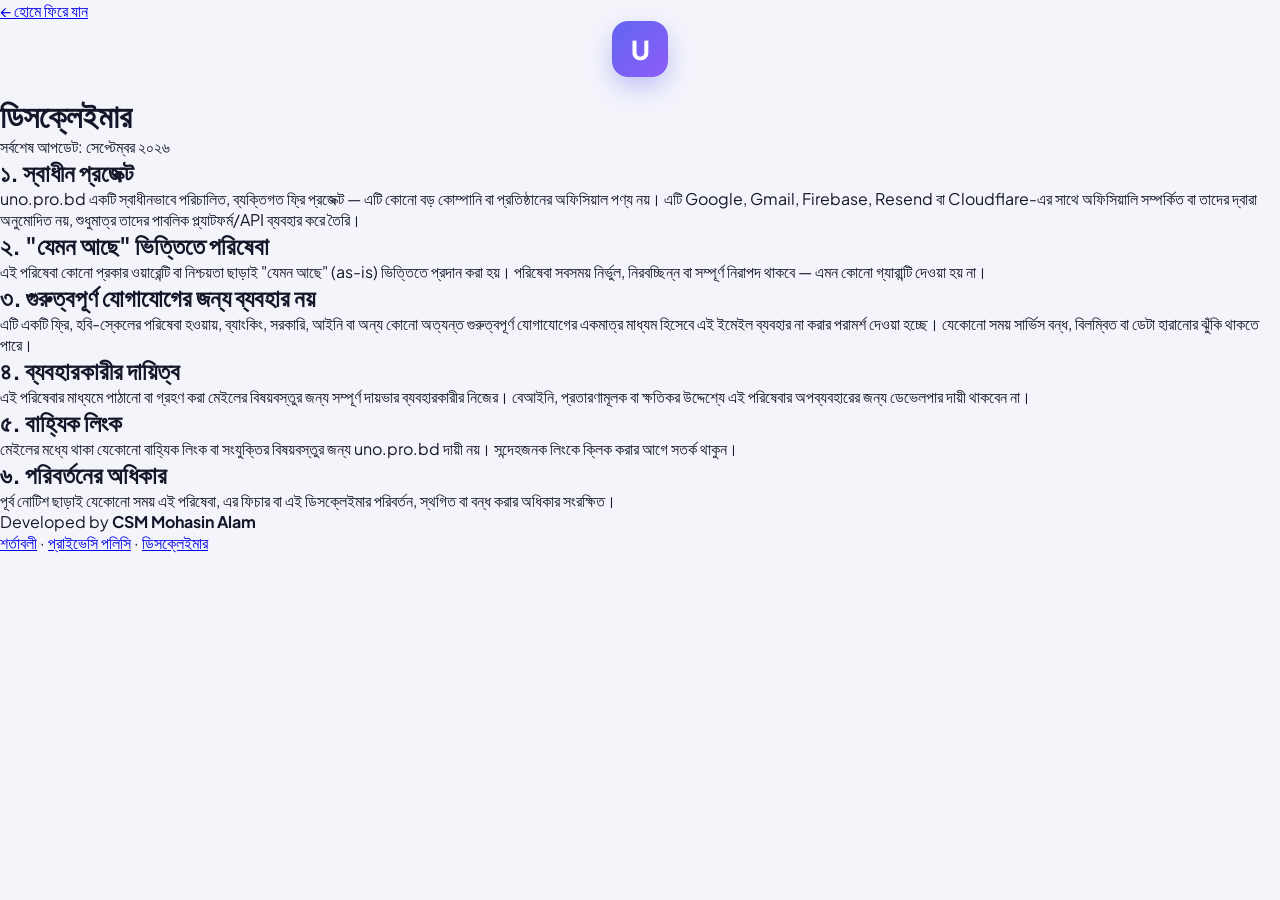
<file: disclaimer.html>
<!DOCTYPE html>
<html lang="bn">
<head>
<meta charset="UTF-8" />
<meta name="viewport" content="width=device-width, initial-scale=1.0, viewport-fit=cover" />
<title>ডিসক্লেইমার — uno.pro.bd Mail</title>
<link rel="preconnect" href="https://fonts.googleapis.com">
<link rel="preconnect" href="https://fonts.gstatic.com" crossorigin>
<link href="https://fonts.googleapis.com/css2?family=Plus+Jakarta+Sans:wght@400;500;600;700;800&display=swap" rel="stylesheet">
<link rel="stylesheet" href="style.css" />
</head>
<body>
  <div class="legal-page">
    <div class="legal-card">
      <a class="back-link" href="index.html">&larr; হোমে ফিরে যান</a>
      <div class="brand-mark">U</div>
      <h1>ডিসক্লেইমার</h1>
      <p class="legal-updated">সর্বশেষ আপডেট: সেপ্টেম্বর ২০২৬</p>

      <h2>১. স্বাধীন প্রজেক্ট</h2>
      <p>uno.pro.bd একটি স্বাধীনভাবে পরিচালিত, ব্যক্তিগত ফ্রি প্রজেক্ট — এটি কোনো বড় কোম্পানি বা প্রতিষ্ঠানের অফিসিয়াল পণ্য নয়। এটি Google, Gmail, Firebase, Resend বা Cloudflare-এর সাথে অফিসিয়ালি সম্পর্কিত বা তাদের দ্বারা অনুমোদিত নয়, শুধুমাত্র তাদের পাবলিক প্ল্যাটফর্ম/API ব্যবহার করে তৈরি।</p>

      <h2>২. "যেমন আছে" ভিত্তিতে পরিষেবা</h2>
      <p>এই পরিষেবা কোনো প্রকার ওয়ারেন্টি বা নিশ্চয়তা ছাড়াই "যেমন আছে" (as-is) ভিত্তিতে প্রদান করা হয়। পরিষেবা সবসময় নির্ভুল, নিরবচ্ছিন্ন বা সম্পূর্ণ নিরাপদ থাকবে — এমন কোনো গ্যারান্টি দেওয়া হয় না।</p>

      <h2>৩. গুরুত্বপূর্ণ যোগাযোগের জন্য ব্যবহার নয়</h2>
      <p>এটি একটি ফ্রি, হবি-স্কেলের পরিষেবা হওয়ায়, ব্যাংকিং, সরকারি, আইনি বা অন্য কোনো অত্যন্ত গুরুত্বপূর্ণ যোগাযোগের একমাত্র মাধ্যম হিসেবে এই ইমেইল ব্যবহার না করার পরামর্শ দেওয়া হচ্ছে। যেকোনো সময় সার্ভিস বন্ধ, বিলম্বিত বা ডেটা হারানোর ঝুঁকি থাকতে পারে।</p>

      <h2>৪. ব্যবহারকারীর দায়িত্ব</h2>
      <p>এই পরিষেবার মাধ্যমে পাঠানো বা গ্রহণ করা মেইলের বিষয়বস্তুর জন্য সম্পূর্ণ দায়ভার ব্যবহারকারীর নিজের। বেআইনি, প্রতারণামূলক বা ক্ষতিকর উদ্দেশ্যে এই পরিষেবার অপব্যবহারের জন্য ডেভেলপার দায়ী থাকবেন না।</p>

      <h2>৫. বাহ্যিক লিংক</h2>
      <p>মেইলের মধ্যে থাকা যেকোনো বাহ্যিক লিংক বা সংযুক্তির বিষয়বস্তুর জন্য uno.pro.bd দায়ী নয়। সন্দেহজনক লিংকে ক্লিক করার আগে সতর্ক থাকুন।</p>

      <h2>৬. পরিবর্তনের অধিকার</h2>
      <p>পূর্ব নোটিশ ছাড়াই যেকোনো সময় এই পরিষেবা, এর ফিচার বা এই ডিসক্লেইমার পরিবর্তন, স্থগিত বা বন্ধ করার অধিকার সংরক্ষিত।</p>

      <div class="landing-footer">
        <p class="dev-credit">Developed by <strong>CSM Mohasin Alam</strong></p>
        <nav class="footer-links">
          <a href="terms.html">শর্তাবলী</a>
          <span>·</span>
          <a href="privacy.html">প্রাইভেসি পলিসি</a>
          <span>·</span>
          <a href="disclaimer.html">ডিসক্লেইমার</a>
        </nav>
      </div>
    </div>
  </div>
</body>
</html>
</file>
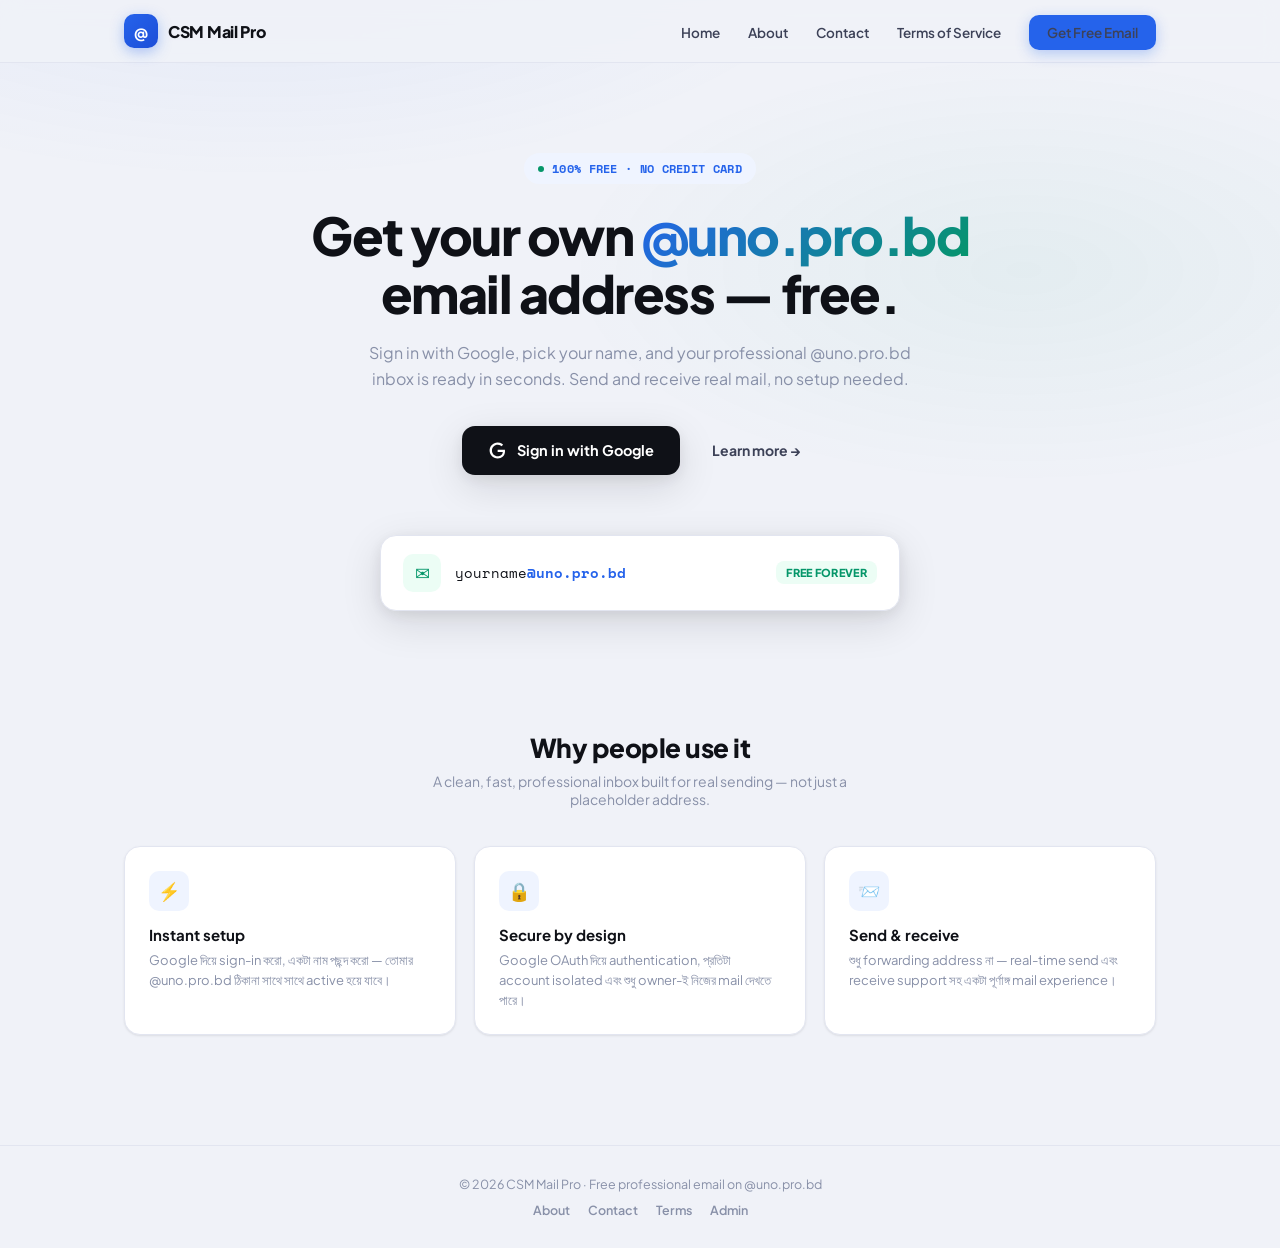
<file: landing.html>
<!DOCTYPE html>
<html lang="bn">
<head>
<meta charset="UTF-8">
<meta name="viewport" content="width=device-width, initial-scale=1.0">
<title>Free @uno.pro.bd Email — CSM Mail Pro</title>
<meta name="description" content="Get your free professional @uno.pro.bd email address. Sign in with Google and start sending in seconds.">
<link rel="preconnect" href="https://fonts.googleapis.com">
<link href="https://fonts.googleapis.com/css2?family=Plus+Jakarta+Sans:wght@300;400;500;600;700;800&family=Space+Mono:wght@400;700&display=swap" rel="stylesheet">
<style>
*,*::before,*::after{box-sizing:border-box;margin:0;padding:0}
:root{
  --bg:#f0f2f8;--surface:#ffffff;--surface-2:#f7f8fc;--surface-3:#eef0f8;
  --border:#e2e5f0;--border-2:#d0d4e8;
  --ink:#0f1117;--ink-2:#3d4258;--ink-3:#8890a8;--ink-4:#b8bdd0;
  --blue:#2563eb;--blue-light:#eff4ff;--blue-glow:rgba(37,99,235,.15);
  --green:#059669;--green-light:#ecfdf5;
  --shadow-sm:0 1px 3px rgba(15,17,23,.06),0 1px 2px rgba(15,17,23,.04);
  --shadow-md:0 4px 16px rgba(15,17,23,.08),0 2px 6px rgba(15,17,23,.05);
  --shadow-lg:0 12px 40px rgba(15,17,23,.12),0 4px 16px rgba(15,17,23,.08);
  --font-display:'Plus Jakarta Sans',sans-serif;--font-mono:'Space Mono',monospace;
}
html{font-size:15px;scroll-behavior:smooth}
body{background:var(--bg);color:var(--ink);font-family:var(--font-display);min-height:100vh}
body::before{content:'';position:fixed;inset:0;z-index:0;pointer-events:none;
  background:radial-gradient(ellipse 80% 50% at 20% -10%,rgba(37,99,235,.07) 0%,transparent 60%),
             radial-gradient(ellipse 60% 40% at 80% 30%,rgba(5,150,105,.05) 0%,transparent 60%);}

/* ── Nav ── */
header{position:sticky;top:0;z-index:50;background:rgba(240,242,248,.85);backdrop-filter:blur(10px);border-bottom:1px solid var(--border)}
nav{max-width:1080px;margin:0 auto;display:flex;align-items:center;justify-content:space-between;padding:14px 24px}
.brand{display:flex;align-items:center;gap:10px;font-weight:800;font-size:16px;letter-spacing:-.3px}
.brand-icon{width:34px;height:34px;border-radius:10px;background:linear-gradient(135deg,#2563eb,#1d4ed8);display:flex;align-items:center;justify-content:center;color:#fff;font-size:15px;box-shadow:0 4px 14px rgba(37,99,235,.35)}
.menu{display:flex;align-items:center;gap:28px;list-style:none}
.menu a{color:var(--ink-2);text-decoration:none;font-size:13.5px;font-weight:600}
.menu a:hover{color:var(--blue)}
.nav-cta{background:var(--blue);color:#fff;padding:9px 18px;border-radius:10px;font-size:13px;font-weight:700;text-decoration:none;box-shadow:0 4px 14px rgba(37,99,235,.3)}
.menu-toggle{display:none;background:none;border:none;font-size:22px;cursor:pointer;color:var(--ink)}
@media(max-width:720px){
  .menu{position:fixed;top:62px;left:0;right:0;background:var(--surface);flex-direction:column;align-items:flex-start;
    padding:18px 24px;gap:16px;border-bottom:1px solid var(--border);box-shadow:var(--shadow-md);display:none}
  .menu.open{display:flex}
  .menu-toggle{display:block}
}

/* ── Hero ── */
.hero{position:relative;z-index:1;max-width:780px;margin:0 auto;text-align:center;padding:90px 24px 60px}
.eyebrow{display:inline-flex;align-items:center;gap:8px;background:var(--blue-light);color:var(--blue);font-size:12px;font-weight:700;
  padding:7px 14px;border-radius:99px;margin-bottom:22px;font-family:var(--font-mono);letter-spacing:.3px}
.eyebrow .dot{width:6px;height:6px;border-radius:50%;background:var(--green);animation:pulse 1.6s infinite}
@keyframes pulse{0%,100%{opacity:1}50%{opacity:.3}}
h1{font-size:clamp(32px,6vw,52px);font-weight:800;letter-spacing:-1.5px;line-height:1.12;margin-bottom:18px}
h1 .grad{background:linear-gradient(135deg,#2563eb,#059669);-webkit-background-clip:text;background-clip:text;color:transparent}
.hero p.lead{font-size:16px;color:var(--ink-3);line-height:1.6;max-width:560px;margin:0 auto 34px}
.hero-actions{display:flex;align-items:center;justify-content:center;gap:14px;flex-wrap:wrap}
.btn-primary{display:inline-flex;align-items:center;gap:10px;background:var(--ink);color:#fff;padding:15px 26px;border-radius:13px;
  font-weight:700;font-size:14.5px;text-decoration:none;box-shadow:var(--shadow-lg);transition:transform .15s}
.btn-primary:hover{transform:translateY(-2px)}
.btn-primary svg{width:19px;height:19px}
.btn-secondary{display:inline-flex;align-items:center;color:var(--ink-2);padding:15px 18px;font-weight:700;font-size:14px;text-decoration:none}
.btn-secondary:hover{color:var(--blue)}

/* ── domain showcase ── */
.domain-card{position:relative;z-index:1;max-width:520px;margin:0 auto 70px;background:var(--surface);border:1px solid var(--border);
  border-radius:16px;box-shadow:var(--shadow-lg);padding:18px 22px;display:flex;align-items:center;gap:14px}
.domain-card .ic{width:38px;height:38px;border-radius:10px;background:var(--green-light);display:flex;align-items:center;justify-content:center;flex-shrink:0;color:var(--green);font-size:18px}
.domain-card .txt{font-family:var(--font-mono);font-size:14px}
.domain-card .txt b{color:var(--blue)}
.domain-card .free-tag{margin-left:auto;background:var(--green-light);color:var(--green);font-size:11px;font-weight:800;padding:5px 10px;border-radius:8px;letter-spacing:.3px}

/* ── features ── */
.section{position:relative;z-index:1;max-width:1080px;margin:0 auto;padding:50px 24px}
.section-h{font-size:26px;font-weight:800;letter-spacing:-.5px;margin-bottom:8px;text-align:center}
.section-sub{color:var(--ink-3);font-size:14px;text-align:center;max-width:480px;margin:0 auto 38px}
.grid3{display:grid;grid-template-columns:repeat(3,1fr);gap:18px}
@media(max-width:760px){.grid3{grid-template-columns:1fr}}
.feature{background:var(--surface);border:1px solid var(--border);border-radius:16px;padding:24px;box-shadow:var(--shadow-sm)}
.feature .ic{width:40px;height:40px;border-radius:10px;background:var(--blue-light);color:var(--blue);display:flex;align-items:center;justify-content:center;font-size:18px;margin-bottom:14px}
.feature h3{font-size:15px;font-weight:700;margin-bottom:6px}
.feature p{font-size:13px;color:var(--ink-3);line-height:1.55}

/* ── content pages (about/contact/terms) ── */
.page{display:none}
.page.active{display:block}
.page-card{background:var(--surface);border:1px solid var(--border);border-radius:18px;box-shadow:var(--shadow-md);padding:38px 34px;max-width:760px;margin:0 auto}
.page-card h2{font-size:24px;font-weight:800;letter-spacing:-.5px;margin-bottom:6px}
.page-card .tag{font-family:var(--font-mono);font-size:11.5px;color:var(--ink-3);text-transform:uppercase;letter-spacing:1px;margin-bottom:22px;display:block}
.page-card h3{font-size:15px;font-weight:700;margin:22px 0 8px}
.page-card p{font-size:14px;color:var(--ink-2);line-height:1.7;margin-bottom:10px}
.page-card ul{margin:8px 0 14px 20px}
.page-card li{font-size:14px;color:var(--ink-2);line-height:1.7;margin-bottom:4px}
.contact-grid{display:grid;grid-template-columns:1fr 1fr;gap:14px;margin-top:18px}
@media(max-width:560px){.contact-grid{grid-template-columns:1fr}}
.contact-item{background:var(--surface-2);border:1px solid var(--border);border-radius:12px;padding:16px}
.contact-item .lbl{font-size:11px;color:var(--ink-3);font-weight:700;text-transform:uppercase;letter-spacing:.5px;margin-bottom:4px}
.contact-item .val{font-size:14px;font-weight:600;color:var(--ink)}
.back-link{display:inline-block;margin-bottom:18px;color:var(--blue);font-size:13px;font-weight:700;text-decoration:none}

/* ── footer ── */
footer{position:relative;z-index:1;border-top:1px solid var(--border);margin-top:60px;padding:30px 24px;text-align:center}
footer p{font-size:12.5px;color:var(--ink-3)}
footer .flinks{display:flex;gap:18px;justify-content:center;margin-top:10px}
footer .flinks a{color:var(--ink-3);font-size:12.5px;text-decoration:none;font-weight:600}
footer .flinks a:hover{color:var(--blue)}
</style>
</head>
<body>

<header>
  <nav>
    <div class="brand">
      <div class="brand-icon">@</div>
      <span>CSM Mail Pro</span>
    </div>
    <ul class="menu" id="menu">
      <li><a href="#" onclick="showPage('home');return false;">Home</a></li>
      <li><a href="#" onclick="showPage('about');return false;">About</a></li>
      <li><a href="#" onclick="showPage('contact');return false;">Contact</a></li>
      <li><a href="#" onclick="showPage('terms');return false;">Terms of Service</a></li>
      <li><a class="nav-cta" href="register.html">Get Free Email</a></li>
    </ul>
    <button class="menu-toggle" onclick="document.getElementById('menu').classList.toggle('open')">☰</button>
  </nav>
</header>

<!-- ═══════ HOME ═══════ -->
<div class="page active" id="page-home">
  <div class="hero">
    <div class="eyebrow"><span class="dot"></span> 100% FREE · NO CREDIT CARD</div>
    <h1>Get your own <span class="grad">@uno.pro.bd</span><br>email address — free.</h1>
    <p class="lead">Sign in with Google, pick your name, and your professional @uno.pro.bd inbox is ready in seconds. Send and receive real mail, no setup needed.</p>
    <div class="hero-actions">
      <a class="btn-primary" href="register.html">
        <svg viewBox="0 0 24 24"><path fill="#fff" d="M21.35 11.1h-9.17v2.73h6.51c-.33 3.81-3.5 5.44-6.5 5.44C8.36 19.27 5 16.25 5 12c0-4.1 3.2-7.27 7.2-7.27 3.09 0 4.9 1.97 4.9 1.97L19 4.72S16.56 2 12.1 2C6.42 2 2.03 6.8 2.03 12c0 5.05 4.13 10 10.22 10 5.35 0 9.25-3.67 9.25-9.09 0-1.15-.15-1.81-.15-1.81Z"/></svg>
        Sign in with Google
      </a>
      <a class="btn-secondary" href="#" onclick="showPage('about');return false;">Learn more →</a>
    </div>
  </div>

  <div class="domain-card">
    <div class="ic">✉</div>
    <div class="txt">yourname<b>@uno.pro.bd</b></div>
    <div class="free-tag">FREE FOREVER</div>
  </div>

  <div class="section">
    <div class="section-h">Why people use it</div>
    <div class="section-sub">A clean, fast, professional inbox built for real sending — not just a placeholder address.</div>
    <div class="grid3">
      <div class="feature">
        <div class="ic">⚡</div>
        <h3>Instant setup</h3>
        <p>Google দিয়ে sign-in করো, একটা নাম পছন্দ করো — তোমার @uno.pro.bd ঠিকানা সাথে সাথে active হয়ে যাবে।</p>
      </div>
      <div class="feature">
        <div class="ic">🔒</div>
        <h3>Secure by design</h3>
        <p>Google OAuth দিয়ে authentication, প্রতিটা account isolated এবং শুধু owner-ই নিজের mail দেখতে পারে।</p>
      </div>
      <div class="feature">
        <div class="ic">📨</div>
        <h3>Send & receive</h3>
        <p>শুধু forwarding address না — real-time send এবং receive support সহ একটা পূর্ণাঙ্গ mail experience।</p>
      </div>
    </div>
  </div>
</div>

<!-- ═══════ ABOUT ═══════ -->
<div class="page" id="page-about">
  <div class="section">
    <div class="page-card">
      <a class="back-link" href="#" onclick="showPage('home');return false;">← Back to home</a>
      <span class="tag">About</span>
      <h2>About CSM Mail Pro</h2>
      <p>CSM Mail Pro হলো একটা lightweight email identity ও broadcasting platform, যেটা যে কাউকে একটা ফ্রি, প্রফেশনাল <b>@uno.pro.bd</b> email address দেয় — কোনো খরচ ছাড়াই, কোনো credit card ছাড়াই।</p>
      <p>আমরা বিশ্বাস করি একটা ভালো email identity পাওয়া সহজ হওয়া উচিত। তাই পুরো registration process মাত্র দুই ধাপে শেষ হয় — Google দিয়ে sign-in, আর একটা নাম পছন্দ করা।</p>
      <h3>আমাদের লক্ষ্য</h3>
      <ul>
        <li>সবার জন্য ফ্রি এবং দ্রুত professional email access</li>
        <li>Privacy-first ডিজাইন — শুধু owner নিজের data দেখতে পারে</li>
        <li>Reliable delivery infrastructure ব্যবহার করে দ্রুত mail পাঠানো</li>
      </ul>
      <h3>কারা চালাচ্ছে</h3>
      <p>এই প্ল্যাটফর্মটি independently তৈরি এবং maintain করা হয়। কোনো প্রশ্ন বা সাহায্যের প্রয়োজন হলে Contact পেজ থেকে যোগাযোগ করতে পারো।</p>
    </div>
  </div>
</div>

<!-- ═══════ CONTACT ═══════ -->
<div class="page" id="page-contact">
  <div class="section">
    <div class="page-card">
      <a class="back-link" href="#" onclick="showPage('home');return false;">← Back to home</a>
      <span class="tag">Contact</span>
      <h2>যোগাযোগ করো</h2>
      <p>কোনো প্রশ্ন, সমস্যা, বা feedback থাকলে নিচের যেকোনো মাধ্যমে যোগাযোগ করতে পারো। সাধারণত ২৪-৪৮ ঘণ্টার মধ্যে রিপ্লাই দেওয়া হয়।</p>
      <div class="contact-grid">
        <div class="contact-item">
          <div class="lbl">Support Email</div>
          <div class="val">admin@mohasin.bro.bd</div>
        </div>
        <div class="contact-item">
          <div class="lbl">Response Time</div>
          <div class="val">24–48 hours</div>
        </div>
        <div class="contact-item">
          <div class="lbl">Service Domain</div>
          <div class="val">@uno.pro.bd</div>
        </div>
        <div class="contact-item">
          <div class="lbl">Status</div>
          <div class="val">🟢 Operational</div>
        </div>
      </div>
    </div>
  </div>
</div>

<!-- ═══════ TERMS ═══════ -->
<div class="page" id="page-terms">
  <div class="section">
    <div class="page-card">
      <a class="back-link" href="#" onclick="showPage('home');return false;">← Back to home</a>
      <span class="tag">Legal</span>
      <h2>Terms of Service</h2>
      <p>এই service ব্যবহার করার মাধ্যমে তুমি নিচের শর্তাবলীতে সম্মত হচ্ছো। অনুগ্রহ করে মনোযোগ দিয়ে পড়ো।</p>
      <h3>১. সেবার বর্ণনা</h3>
      <p>আমরা ফ্রি email address (@uno.pro.bd) প্রদান করি, যা Google account দিয়ে authenticate করা হয়। প্রতিটা account একটি একক Google identity-এর সাথে যুক্ত।</p>
      <h3>২. গ্রহণযোগ্য ব্যবহার</h3>
      <ul>
        <li>Spam, phishing, বা harassment-এর উদ্দেশ্যে ব্যবহার করা নিষিদ্ধ</li>
        <li>অবৈধ, ক্ষতিকর বা প্রতারণামূলক content পাঠানো নিষিদ্ধ</li>
        <li>অন্য কারো identity বা domain impersonate করা নিষিদ্ধ</li>
      </ul>
      <h3>৩. Account সাসপেনশন</h3>
      <p>উপরের শর্ত লঙ্ঘন করলে কোনো পূর্ব নোটিশ ছাড়াই account সাময়িক বা স্থায়ীভাবে বন্ধ করার অধিকার আমরা সংরক্ষণ করি।</p>
      <h3>৪. Privacy</h3>
      <p>তোমার Google profile info (নাম, ইমেইল) এবং registration তথ্য শুধুমাত্র account পরিচালনার জন্য সংরক্ষণ করা হয়। কোনো তৃতীয় পক্ষের কাছে বিক্রি করা হয় না।</p>
      <h3>৫. সেবার পরিবর্তন</h3>
      <p>আগাম নোটিশ দিয়ে বা ছাড়া যেকোনো সময় এই সেবা পরিবর্তন, স্থগিত বা বন্ধ করার অধিকার রাখি।</p>
      <h3>৬. দায়বদ্ধতা সীমাবদ্ধতা</h3>
      <p>এই সেবা "as-is" ভিত্তিতে প্রদান করা হয়, কোনো warranty ছাড়াই। ডেলিভারি বা uptime-এর নিশ্চয়তা দেওয়া হয় না।</p>
      <p style="margin-top:20px;color:var(--ink-3);font-size:12.5px">সর্বশেষ আপডেট: ২০২৬</p>
    </div>
  </div>
</div>

<footer>
  <p>© 2026 CSM Mail Pro · Free professional email on @uno.pro.bd</p>
  <div class="flinks">
    <a href="#" onclick="showPage('about');return false;">About</a>
    <a href="#" onclick="showPage('contact');return false;">Contact</a>
    <a href="#" onclick="showPage('terms');return false;">Terms</a>
    <a href="admin.html">Admin</a>
  </div>
</footer>

<script>
function showPage(name){
  document.querySelectorAll('.page').forEach(p=>p.classList.remove('active'));
  document.getElementById('page-'+name).classList.add('active');
  document.getElementById('menu').classList.remove('open');
  window.scrollTo({top:0,behavior:'smooth'});
}
</script>
</body>
</html>
</file>
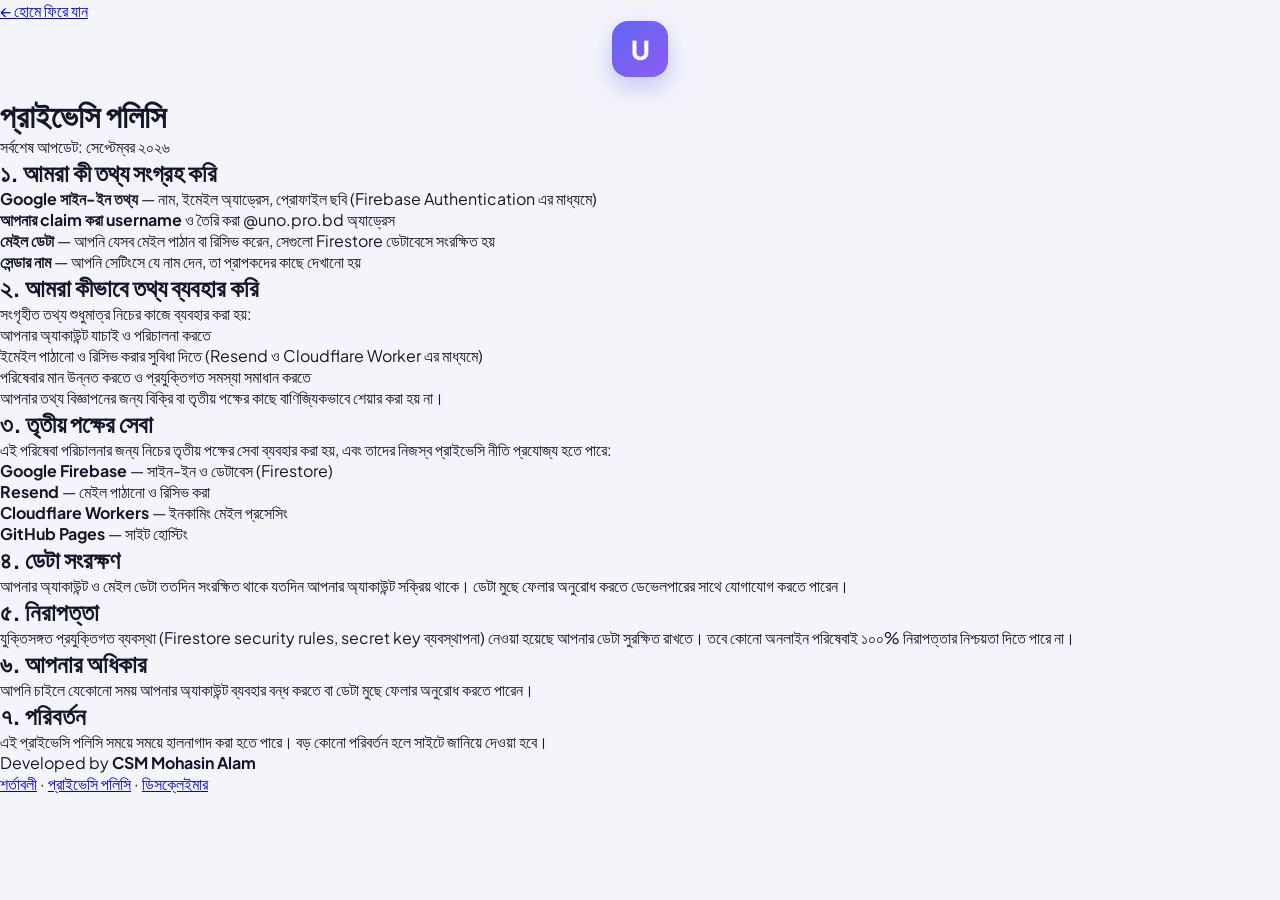
<file: privacy.html>
<!DOCTYPE html>
<html lang="bn">
<head>
<meta charset="UTF-8" />
<meta name="viewport" content="width=device-width, initial-scale=1.0, viewport-fit=cover" />
<title>প্রাইভেসি পলিসি — uno.pro.bd Mail</title>
<link rel="preconnect" href="https://fonts.googleapis.com">
<link rel="preconnect" href="https://fonts.gstatic.com" crossorigin>
<link href="https://fonts.googleapis.com/css2?family=Plus+Jakarta+Sans:wght@400;500;600;700;800&display=swap" rel="stylesheet">
<link rel="stylesheet" href="style.css" />
</head>
<body>
  <div class="legal-page">
    <div class="legal-card">
      <a class="back-link" href="index.html">&larr; হোমে ফিরে যান</a>
      <div class="brand-mark">U</div>
      <h1>প্রাইভেসি পলিসি</h1>
      <p class="legal-updated">সর্বশেষ আপডেট: সেপ্টেম্বর ২০২৬</p>

      <h2>১. আমরা কী তথ্য সংগ্রহ করি</h2>
      <ul>
        <li><strong>Google সাইন-ইন তথ্য</strong> — নাম, ইমেইল অ্যাড্রেস, প্রোফাইল ছবি (Firebase Authentication এর মাধ্যমে)</li>
        <li><strong>আপনার claim করা username</strong> ও তৈরি করা @uno.pro.bd অ্যাড্রেস</li>
        <li><strong>মেইল ডেটা</strong> — আপনি যেসব মেইল পাঠান বা রিসিভ করেন, সেগুলো Firestore ডেটাবেসে সংরক্ষিত হয়</li>
        <li><strong>সেন্ডার নাম</strong> — আপনি সেটিংসে যে নাম দেন, তা প্রাপকদের কাছে দেখানো হয়</li>
      </ul>

      <h2>২. আমরা কীভাবে তথ্য ব্যবহার করি</h2>
      <p>সংগৃহীত তথ্য শুধুমাত্র নিচের কাজে ব্যবহার করা হয়:</p>
      <ul>
        <li>আপনার অ্যাকাউন্ট যাচাই ও পরিচালনা করতে</li>
        <li>ইমেইল পাঠানো ও রিসিভ করার সুবিধা দিতে (Resend ও Cloudflare Worker এর মাধ্যমে)</li>
        <li>পরিষেবার মান উন্নত করতে ও প্রযুক্তিগত সমস্যা সমাধান করতে</li>
      </ul>
      <p>আপনার তথ্য বিজ্ঞাপনের জন্য বিক্রি বা তৃতীয় পক্ষের কাছে বাণিজ্যিকভাবে শেয়ার করা হয় না।</p>

      <h2>৩. তৃতীয় পক্ষের সেবা</h2>
      <p>এই পরিষেবা পরিচালনার জন্য নিচের তৃতীয় পক্ষের সেবা ব্যবহার করা হয়, এবং তাদের নিজস্ব প্রাইভেসি নীতি প্রযোজ্য হতে পারে:</p>
      <ul>
        <li><strong>Google Firebase</strong> — সাইন-ইন ও ডেটাবেস (Firestore)</li>
        <li><strong>Resend</strong> — মেইল পাঠানো ও রিসিভ করা</li>
        <li><strong>Cloudflare Workers</strong> — ইনকামিং মেইল প্রসেসিং</li>
        <li><strong>GitHub Pages</strong> — সাইট হোস্টিং</li>
      </ul>

      <h2>৪. ডেটা সংরক্ষণ</h2>
      <p>আপনার অ্যাকাউন্ট ও মেইল ডেটা ততদিন সংরক্ষিত থাকে যতদিন আপনার অ্যাকাউন্ট সক্রিয় থাকে। ডেটা মুছে ফেলার অনুরোধ করতে ডেভেলপারের সাথে যোগাযোগ করতে পারেন।</p>

      <h2>৫. নিরাপত্তা</h2>
      <p>যুক্তিসঙ্গত প্রযুক্তিগত ব্যবস্থা (Firestore security rules, secret key ব্যবস্থাপনা) নেওয়া হয়েছে আপনার ডেটা সুরক্ষিত রাখতে। তবে কোনো অনলাইন পরিষেবাই ১০০% নিরাপত্তার নিশ্চয়তা দিতে পারে না।</p>

      <h2>৬. আপনার অধিকার</h2>
      <p>আপনি চাইলে যেকোনো সময় আপনার অ্যাকাউন্ট ব্যবহার বন্ধ করতে বা ডেটা মুছে ফেলার অনুরোধ করতে পারেন।</p>

      <h2>৭. পরিবর্তন</h2>
      <p>এই প্রাইভেসি পলিসি সময়ে সময়ে হালনাগাদ করা হতে পারে। বড় কোনো পরিবর্তন হলে সাইটে জানিয়ে দেওয়া হবে।</p>

      <div class="landing-footer">
        <p class="dev-credit">Developed by <strong>CSM Mohasin Alam</strong></p>
        <nav class="footer-links">
          <a href="terms.html">শর্তাবলী</a>
          <span>·</span>
          <a href="privacy.html">প্রাইভেসি পলিসি</a>
          <span>·</span>
          <a href="disclaimer.html">ডিসক্লেইমার</a>
        </nav>
      </div>
    </div>
  </div>
</body>
</html>
</file>
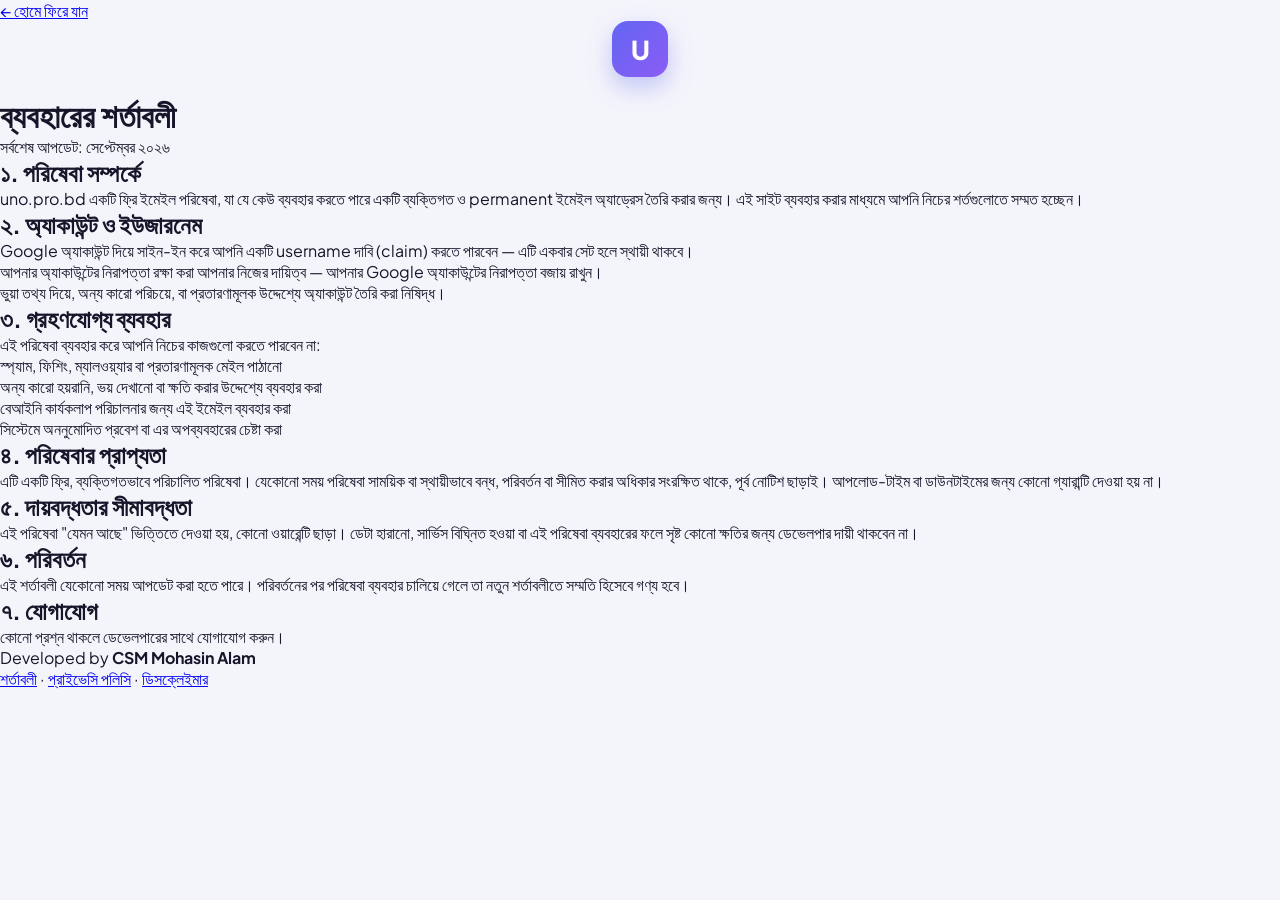
<file: terms.html>
<!DOCTYPE html>
<html lang="bn">
<head>
<meta charset="UTF-8" />
<meta name="viewport" content="width=device-width, initial-scale=1.0, viewport-fit=cover" />
<title>শর্তাবলী — uno.pro.bd Mail</title>
<link rel="preconnect" href="https://fonts.googleapis.com">
<link rel="preconnect" href="https://fonts.gstatic.com" crossorigin>
<link href="https://fonts.googleapis.com/css2?family=Plus+Jakarta+Sans:wght@400;500;600;700;800&display=swap" rel="stylesheet">
<link rel="stylesheet" href="style.css" />
</head>
<body>
  <div class="legal-page">
    <div class="legal-card">
      <a class="back-link" href="index.html">&larr; হোমে ফিরে যান</a>
      <div class="brand-mark">U</div>
      <h1>ব্যবহারের শর্তাবলী</h1>
      <p class="legal-updated">সর্বশেষ আপডেট: সেপ্টেম্বর ২০২৬</p>

      <h2>১. পরিষেবা সম্পর্কে</h2>
      <p>uno.pro.bd একটি ফ্রি ইমেইল পরিষেবা, যা যে কেউ ব্যবহার করতে পারে একটি ব্যক্তিগত ও permanent ইমেইল অ্যাড্রেস তৈরি করার জন্য। এই সাইট ব্যবহার করার মাধ্যমে আপনি নিচের শর্তগুলোতে সম্মত হচ্ছেন।</p>

      <h2>২. অ্যাকাউন্ট ও ইউজারনেম</h2>
      <ul>
        <li>Google অ্যাকাউন্ট দিয়ে সাইন-ইন করে আপনি একটি username দাবি (claim) করতে পারবেন — এটি একবার সেট হলে স্থায়ী থাকবে।</li>
        <li>আপনার অ্যাকাউন্টের নিরাপত্তা রক্ষা করা আপনার নিজের দায়িত্ব — আপনার Google অ্যাকাউন্টের নিরাপত্তা বজায় রাখুন।</li>
        <li>ভুয়া তথ্য দিয়ে, অন্য কারো পরিচয়ে, বা প্রতারণামূলক উদ্দেশ্যে অ্যাকাউন্ট তৈরি করা নিষিদ্ধ।</li>
      </ul>

      <h2>৩. গ্রহণযোগ্য ব্যবহার</h2>
      <p>এই পরিষেবা ব্যবহার করে আপনি নিচের কাজগুলো করতে পারবেন না:</p>
      <ul>
        <li>স্প্যাম, ফিশিং, ম্যালওয়্যার বা প্রতারণামূলক মেইল পাঠানো</li>
        <li>অন্য কারো হয়রানি, ভয় দেখানো বা ক্ষতি করার উদ্দেশ্যে ব্যবহার করা</li>
        <li>বেআইনি কার্যকলাপ পরিচালনার জন্য এই ইমেইল ব্যবহার করা</li>
        <li>সিস্টেমে অননুমোদিত প্রবেশ বা এর অপব্যবহারের চেষ্টা করা</li>
      </ul>

      <h2>৪. পরিষেবার প্রাপ্যতা</h2>
      <p>এটি একটি ফ্রি, ব্যক্তিগতভাবে পরিচালিত পরিষেবা। যেকোনো সময় পরিষেবা সাময়িক বা স্থায়ীভাবে বন্ধ, পরিবর্তন বা সীমিত করার অধিকার সংরক্ষিত থাকে, পূর্ব নোটিশ ছাড়াই। আপলোড-টাইম বা ডাউনটাইমের জন্য কোনো গ্যারান্টি দেওয়া হয় না।</p>

      <h2>৫. দায়বদ্ধতার সীমাবদ্ধতা</h2>
      <p>এই পরিষেবা "যেমন আছে" ভিত্তিতে দেওয়া হয়, কোনো ওয়ারেন্টি ছাড়া। ডেটা হারানো, সার্ভিস বিঘ্নিত হওয়া বা এই পরিষেবা ব্যবহারের ফলে সৃষ্ট কোনো ক্ষতির জন্য ডেভেলপার দায়ী থাকবেন না।</p>

      <h2>৬. পরিবর্তন</h2>
      <p>এই শর্তাবলী যেকোনো সময় আপডেট করা হতে পারে। পরিবর্তনের পর পরিষেবা ব্যবহার চালিয়ে গেলে তা নতুন শর্তাবলীতে সম্মতি হিসেবে গণ্য হবে।</p>

      <h2>৭. যোগাযোগ</h2>
      <p>কোনো প্রশ্ন থাকলে ডেভেলপারের সাথে যোগাযোগ করুন।</p>

      <div class="landing-footer">
        <p class="dev-credit">Developed by <strong>CSM Mohasin Alam</strong></p>
        <nav class="footer-links">
          <a href="terms.html">শর্তাবলী</a>
          <span>·</span>
          <a href="privacy.html">প্রাইভেসি পলিসি</a>
          <span>·</span>
          <a href="disclaimer.html">ডিসক্লেইমার</a>
        </nav>
      </div>
    </div>
  </div>
</body>
</html>
</file>
<file: style.css>
/* ---------------------------------- reset ---------------------------------- */
* { box-sizing: border-box; margin: 0; padding: 0; }
html, body {
  height: 100%;
  font-family: 'Plus Jakarta Sans', system-ui, -apple-system, sans-serif;
  background: #f4f5fb;
  color: #16162a;
  -webkit-tap-highlight-color: transparent;
}
button { font-family: inherit; }
.hidden { display: none !important; }

:root {
  --accent-1: #6366f1;
  --accent-2: #8b5cf6;
  --accent-grad: linear-gradient(135deg, var(--accent-1), var(--accent-2));
  --danger: #ef4444;
  --success: #10b981;
  --surface: #ffffff;
  --border: #e6e7f2;
  --text-dim: #6b7280;
  --radius: 16px;
  --shadow-sm: 0 2px 8px rgba(30, 20, 90, 0.06);
  --shadow-md: 0 8px 28px rgba(30, 20, 90, 0.12);
}

/* ---------------------------------- screens --------------------------------- */
.screen { min-height: 100vh; }

/* ------------------------------- auth screens -------------------------------- */
#login-screen, #username-screen {
  display: flex;
  align-items: center;
  justify-content: center;
  padding: 24px;
  background: radial-gradient(circle at 20% 0%, #eef0ff 0%, #f4f5fb 55%);
}
.auth-card {
  width: 100%;
  max-width: 380px;
  background: var(--surface);
  border-radius: 24px;
  padding: 36px 28px;
  box-shadow: var(--shadow-md);
  text-align: center;
  animation: rise 0.5s cubic-bezier(.2,.8,.2,1);
}
@keyframes rise {
  from { opacity: 0; transform: translateY(16px); }
  to { opacity: 1; transform: translateY(0); }
}
.brand-mark {
  width: 56px; height: 56px;
  border-radius: 16px;
  background: var(--accent-grad);
  color: #fff;
  font-weight: 800;
  font-size: 26px;
  display: flex; align-items: center; justify-content: center;
  margin: 0 auto 18px;
  box-shadow: 0 10px 24px rgba(99,102,241,0.35);
}
.auth-card h1 { font-size: 26px; font-weight: 800; margin-bottom: 6px; text-align: left; }
.accent { background: var(--accent-grad); -webkit-background-clip: text; background-clip: text; color: transparent; }
.auth-card > h1, .auth-card > p { text-align: center; }
.auth-card p { color: var(--text-dim); font-size: 14px; margin-bottom: 22px; }

/* ---------------------------------- buttons ---------------------------------- */
.btn {
  border: none;
  border-radius: 12px;
  padding: 14px 20px;
  font-size: 15px;
  font-weight: 700;
  cursor: pointer;
  transition: transform 0.15s ease, box-shadow 0.15s ease, opacity 0.15s ease;
}
.btn:active { transform: scale(0.97); }
.btn-block { width: 100%; }
.btn-primary {
  background: var(--accent-grad);
  color: #fff;
  box-shadow: 0 8px 20px rgba(99,102,241,0.3);
  display: flex; align-items: center; justify-content: center; gap: 10px;
}
.btn-primary:disabled { opacity: 0.45; cursor: not-allowed; box-shadow: none; }
.g-icon {
  width: 22px; height: 22px; border-radius: 50%; background: #fff; color: var(--accent-1);
  display: inline-flex; align-items: center; justify-content: center; font-weight: 800; font-size: 13px;
}

/* --------------------------------- form fields -------------------------------- */
.field-group { position: relative; margin-bottom: 14px; text-align: left; }
.field-input {
  width: 100%;
  border: 1.5px solid var(--border);
  border-radius: 12px;
  padding: 18px 14px 8px;
  font-size: 15px;
  background: #fafafe;
  transition: border-color 0.15s ease, box-shadow 0.15s ease;
  font-family: inherit;
}
.field-input:focus {
  outline: none;
  border-color: var(--accent-1);
  box-shadow: 0 0 0 4px rgba(99,102,241,0.12);
}
.field-label {
  position: absolute;
  left: 14px; top: 13px;
  font-size: 15px;
  color: var(--text-dim);
  pointer-events: none;
  transition: all 0.15s ease;
}
.field-input:focus + .field-label,
.field-input:not(:placeholder-shown) + .field-label {
  top: 5px; font-size: 11px; color: var(--accent-1); font-weight: 600;
}
.username-field { display: flex; align-items: center; }
.username-field .field-input { flex: 1; }
.domain-suffix { position: absolute; right: 14px; top: 16px; font-size: 13px; color: var(--text-dim); }
.status-text { font-size: 13px; min-height: 20px; margin: 10px 0 4px; color: var(--text-dim); text-align: left; }
.status-text.success { color: var(--success); font-weight: 600; }
.status-text.error { color: var(--danger); font-weight: 600; }
.hint { font-size: 13px; color: var(--text-dim); margin-bottom: 16px; }

/* ----------------------------------- topbar ----------------------------------- */
.topbar {
  position: sticky; top: 0; z-index: 30;
  display: flex; align-items: center; gap: 10px;
  padding: 14px 16px;
  background: rgba(244,245,251,0.85);
  backdrop-filter: blur(10px);
  border-bottom: 1px solid var(--border);
}
.icon-btn {
  width: 40px; height: 40px; border: none; background: var(--surface);
  border-radius: 12px; display: flex; align-items: center; justify-content: center;
  color: #33334a; cursor: pointer; box-shadow: var(--shadow-sm); flex-shrink: 0;
}
.icon-btn svg { width: 20px; height: 20px; }
.search-wrap {
  flex: 1; position: relative; display: flex; align-items: center;
  background: var(--surface); border-radius: 12px; box-shadow: var(--shadow-sm);
}
.search-icon { width: 18px; height: 18px; position: absolute; left: 12px; color: var(--text-dim); }
#search-input {
  width: 100%; border: none; background: transparent; padding: 11px 12px 11px 38px;
  font-size: 14px; border-radius: 12px; font-family: inherit;
}
#search-input:focus { outline: none; }
.avatar-btn, .avatar-lg {
  border-radius: 50%; background: var(--accent-grad); color: #fff; font-weight: 800;
  display: flex; align-items: center; justify-content: center; border: none; cursor: pointer;
  flex-shrink: 0;
}
.avatar-btn { width: 40px; height: 40px; font-size: 15px; }
.avatar-lg { width: 48px; height: 48px; font-size: 18px; }

/* ----------------------------------- drawer ----------------------------------- */
.drawer-overlay {
  position: fixed; inset: 0; background: rgba(15,15,35,0.35); z-index: 40;
  animation: fadeIn 0.2s ease;
}
@keyframes fadeIn { from { opacity: 0; } to { opacity: 1; } }
.drawer {
  position: fixed; top: 0; bottom: 0; left: 0; width: min(300px, 82vw);
  background: var(--surface); z-index: 50; padding: 22px 14px;
  transform: translateX(-100%); transition: transform 0.25s cubic-bezier(.2,.8,.2,1);
  box-shadow: var(--shadow-md); display: flex; flex-direction: column; gap: 4px;
}
.drawer.open { transform: translateX(0); }
.drawer-profile { display: flex; align-items: center; gap: 12px; padding: 8px 10px 20px; }
.drawer-name { font-weight: 700; font-size: 14px; }
.drawer-alias { font-size: 12px; color: var(--accent-1); word-break: break-all; }
.drawer-item {
  display: flex; align-items: center; gap: 14px; border: none; background: transparent;
  padding: 13px 12px; border-radius: 12px; font-size: 14px; font-weight: 600; color: #33334a;
  cursor: pointer; text-align: left; width: 100%; transition: background 0.15s ease;
}
.drawer-item svg { width: 20px; height: 20px; flex-shrink: 0; color: var(--text-dim); }
.drawer-item:hover, .drawer-item.active { background: #f0f0ff; color: var(--accent-1); }
.drawer-item.active svg { color: var(--accent-1); }
.drawer-count {
  margin-left: auto; background: var(--accent-grad); color: #fff; font-size: 11px;
  padding: 2px 8px; border-radius: 999px; font-weight: 700;
}
.drawer-divider { height: 1px; background: var(--border); margin: 10px 4px; }
.drawer-signout { color: var(--danger); }
.drawer-signout svg { color: var(--danger); }

/* ----------------------------------- content ----------------------------------- */
.content { padding: 14px 14px 100px; max-width: 720px; margin: 0 auto; animation: fadeIn 0.2s ease; }
.folder-title { font-size: 22px; font-weight: 800; margin: 6px 4px 16px; }

/* -------------------------------- message list -------------------------------- */
.message-card {
  display: flex; gap: 12px; align-items: flex-start;
  background: var(--surface); border-radius: var(--radius); padding: 14px;
  margin-bottom: 10px; box-shadow: var(--shadow-sm); cursor: pointer;
  transition: transform 0.15s ease, box-shadow 0.15s ease;
  position: relative; overflow: hidden;
}
.message-card:active { transform: scale(0.985); }
.message-card.unread { box-shadow: 0 2px 10px rgba(99,102,241,0.18); }
.message-card.unread::before {
  content: ""; position: absolute; left: 0; top: 0; bottom: 0; width: 4px; background: var(--accent-grad);
}
.msg-avatar {
  width: 42px; height: 42px; border-radius: 50%; flex-shrink: 0;
  background: var(--accent-grad); color: #fff; font-weight: 700; font-size: 16px;
  display: flex; align-items: center; justify-content: center;
}
.msg-body { flex: 1; min-width: 0; }
.msg-top-row { display: flex; justify-content: space-between; gap: 8px; align-items: baseline; }
.msg-from { font-size: 14px; font-weight: 700; white-space: nowrap; overflow: hidden; text-overflow: ellipsis; }
.message-card.unread .msg-from { color: #0f0f28; }
.msg-time { font-size: 11px; color: var(--text-dim); flex-shrink: 0; }
.msg-subject { font-size: 13.5px; font-weight: 600; color: #33334a; margin-top: 2px; white-space: nowrap; overflow: hidden; text-overflow: ellipsis; }
.msg-snippet { font-size: 12.5px; color: var(--text-dim); margin-top: 2px; white-space: nowrap; overflow: hidden; text-overflow: ellipsis; }
.msg-actions { display: flex; gap: 6px; margin-top: 8px; }
.chip-btn {
  border: none; background: #f0f0f7; color: #4b4b63; font-size: 11.5px; font-weight: 700;
  padding: 6px 10px; border-radius: 8px; cursor: pointer; display: flex; align-items: center; gap: 4px;
}
.chip-btn.danger { background: #fee2e2; color: var(--danger); }
.chip-btn.success { background: #d1fae5; color: #047857; }
.empty-state { text-align: center; padding: 60px 20px; color: var(--text-dim); }
.empty-state .emoji { font-size: 40px; margin-bottom: 10px; }

/* skeleton loading */
.skeleton { background: var(--surface); border-radius: var(--radius); padding: 14px; margin-bottom: 10px; display: flex; gap: 12px; }
.skel-block { border-radius: 8px; background: linear-gradient(90deg, #eceefb 25%, #f6f7fd 37%, #eceefb 63%); background-size: 400% 100%; animation: shimmer 1.4s ease infinite; }
@keyframes shimmer { 0% { background-position: 100% 50%; } 100% { background-position: 0 50%; } }
.skel-avatar { width: 42px; height: 42px; border-radius: 50%; }
.skel-lines { flex: 1; display: flex; flex-direction: column; gap: 8px; }
.skel-lines div { height: 10px; }

/* ---------------------------------- detail page -------------------------------- */
.detail-header { display: flex; align-items: center; gap: 10px; margin-bottom: 16px; }
.detail-header h2 { font-size: 12px; text-transform: uppercase; letter-spacing: 1px; color: var(--text-dim); font-weight: 700; }
.detail-card { background: var(--surface); border-radius: var(--radius); padding: 20px; box-shadow: var(--shadow-sm); }
.detail-subject { font-size: 19px; font-weight: 800; margin-bottom: 14px; line-height: 1.3; }
.detail-meta-row { display: flex; align-items: center; gap: 12px; padding: 10px 0; border-top: 1px solid var(--border); }
.detail-meta-row:first-of-type { border-top: none; }
.detail-meta-text { font-size: 13px; }
.detail-meta-text .label { color: var(--text-dim); margin-right: 4px; }
.detail-toolbar { display: flex; gap: 8px; margin: 16px 0; flex-wrap: wrap; }
.detail-body-frame { width: 100%; min-height: 240px; border: 1px solid var(--border); border-radius: 12px; margin-top: 10px; }

/* ---------------------------------- compose page -------------------------------- */
.compose-card { background: var(--surface); border-radius: var(--radius); padding: 18px; box-shadow: var(--shadow-sm); }
.compose-card .field-input { margin-bottom: 12px; }
.editor-toolbar { display: flex; flex-wrap: wrap; gap: 6px; padding: 8px; background: #f7f7fc; border-radius: 12px; margin-bottom: 10px; }
.editor-toolbar button {
  background: var(--surface); color: #33334a; border: 1px solid var(--border); border-radius: 8px;
  padding: 7px 11px; font-size: 13px; cursor: pointer;
}
.editor-toolbar button:hover { background: #eef0ff; border-color: var(--accent-1); color: var(--accent-1); }
.editor-body {
  min-height: 200px; border: 1.5px solid var(--border); border-radius: 12px; padding: 14px;
  font-size: 14.5px; line-height: 1.6; margin-bottom: 14px; overflow-y: auto;
}
.editor-body:focus { outline: none; border-color: var(--accent-1); box-shadow: 0 0 0 4px rgba(99,102,241,0.12); }
.editor-body:empty:before { content: attr(data-placeholder); color: #a3a3b8; }

/* ---------------------------------- fab ---------------------------------------- */
.fab {
  position: fixed; right: 20px; bottom: 26px; z-index: 25;
  background: var(--accent-grad); color: #fff; border: none; border-radius: 999px;
  padding: 15px 22px; font-weight: 700; font-size: 14px; display: flex; align-items: center; gap: 8px;
  box-shadow: 0 14px 28px rgba(99,102,241,0.4); cursor: pointer; transition: transform 0.15s ease;
}
.fab:active { transform: scale(0.95); }
.fab svg { width: 18px; height: 18px; }

/* ------------------------------------ modal ------------------------------------- */
.modal-overlay {
  position: fixed; inset: 0; background: rgba(15,15,35,0.45); display: flex;
  align-items: center; justify-content: center; z-index: 60; padding: 20px;
}
.modal {
  background: var(--surface); border-radius: 20px; padding: 26px; width: min(400px, 100%);
  position: relative; box-shadow: var(--shadow-md); animation: rise 0.25s ease;
}
.modal h2 { font-size: 19px; font-weight: 800; margin-bottom: 6px; }
.modal-close { position: absolute; top: 14px; right: 14px; border: none; background: transparent; font-size: 22px; color: var(--text-dim); cursor: pointer; }

/* ---------------------------- global premium spinner ---------------------------- */
.spinner-overlay {
  position: fixed; inset: 0; background: rgba(244,245,251,0.75); backdrop-filter: blur(3px);
  display: flex; align-items: center; justify-content: center; z-index: 100;
}
.spinner-ring {
  width: 54px; height: 54px; border-radius: 50%;
  border: 4px solid #e6e7f2; border-top-color: var(--accent-1); border-right-color: var(--accent-2);
  animation: spin 0.8s linear infinite;
}
@keyframes spin { to { transform: rotate(360deg); } }

/* -------------------------------------- misc ------------------------------------- */
@media (min-width: 720px) {
  .drawer { position: sticky; transform: none; box-shadow: none; border-right: 1px solid var(--border); }
  .drawer-overlay { display: none !important; }
}
</file>
